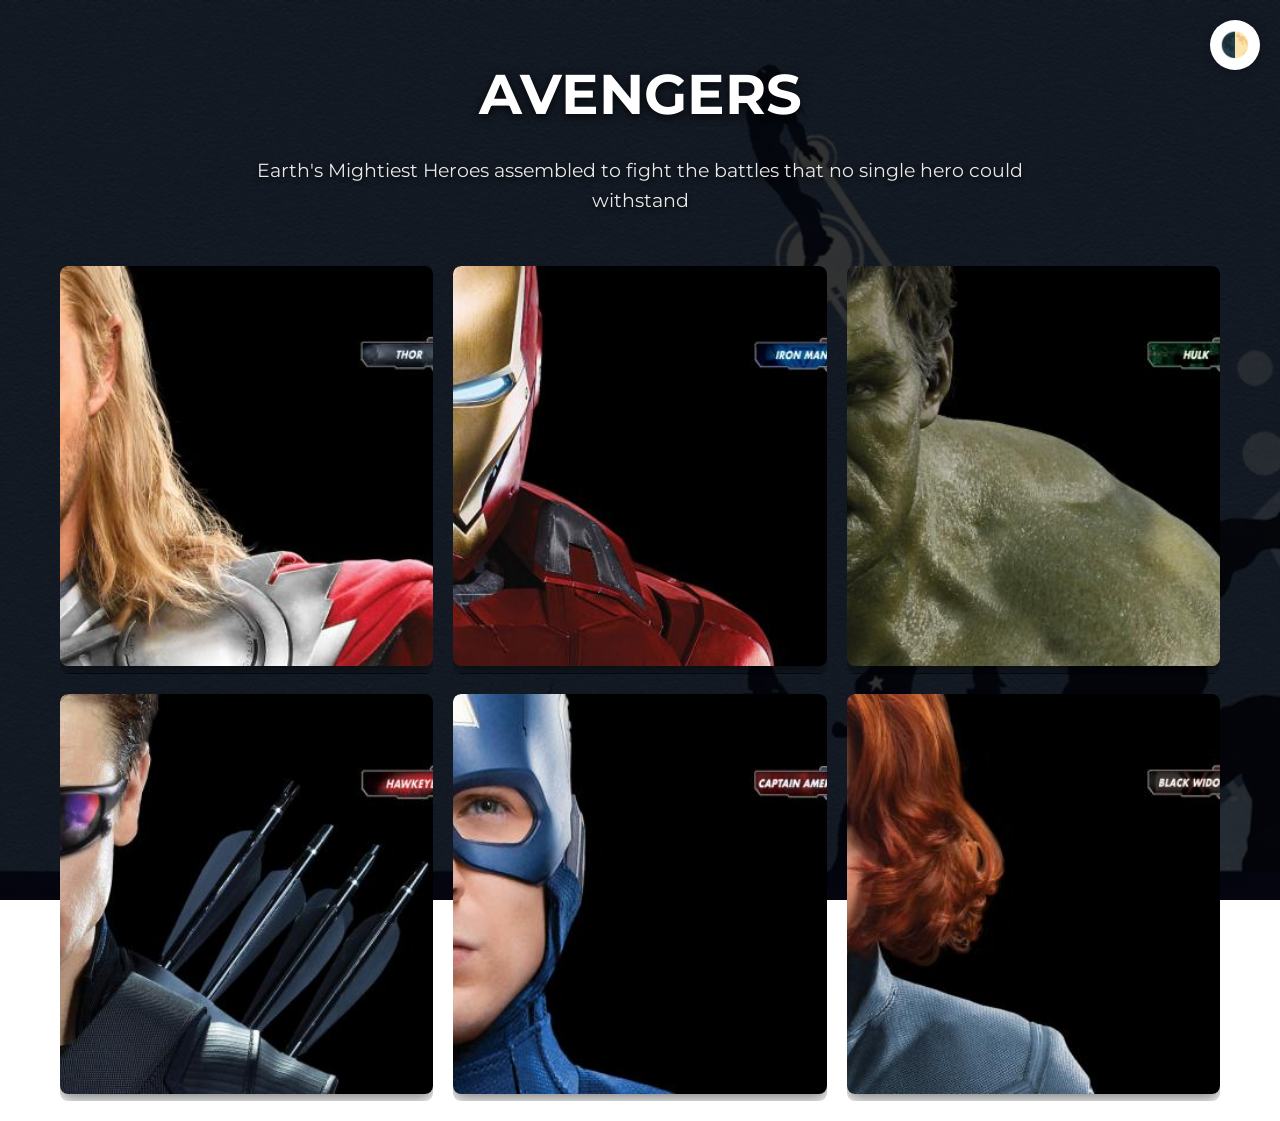
<file: index.html>
<!DOCTYPE html>
<html lang="en">
<head>
    <meta charset="UTF-8">
    <meta name="viewport" content="width=device-width, initial-scale=1.0">
    <title>Avengers Gallery</title>
    <link rel="stylesheet" href="style.css">
    <link href="https://fonts.googleapis.com/css2?family=Montserrat:wght@400;600;700&display=swap" rel="stylesheet">
    <script src="script.js" defer></script>
</head>
<body>
    <div class="hero-content">
        <h1 style="text-align: center; padding: 50px 0 15px; font-size: 3.5rem; font-weight: 700; text-shadow: 0 2px 10px rgba(0, 0, 0, 0.8);">AVENGERS</h1>
        <p style="text-align: center; padding-bottom: 30px; max-width: 800px; margin: 0 auto; opacity: 0.9; font-size: 1.2rem; text-shadow: 0 2px 5px rgba(0, 0, 0, 0.8);">Earth's Mightiest Heroes assembled to fight the battles that no single hero could withstand</p>
    </div>
    
    <div class="Gallery">
       <a href="avenger-1.html"><img src="images/avengers_01.jpg" alt="Thor"></a>
       <a href="avenger-2.html"><img src="images/avengers_02.jpg" alt="Hulk"></a>
       <a href="avenger-3.html"><img src="images/avengers_03.jpg" alt="Captain America"></a>
       <a href="avenger-4.html"><img src="images/avengers_04.jpg" alt="Hawkeye"></a>
       <a href="avenger-5.html"><img src="images/avengers_05.jpg" alt="Iron Man"></a>
       <a href="avenger-6.html"><img src="images/avengers_06.jpg" alt="Black Widow"></a>
    </div>
</body>
</html>
</file>
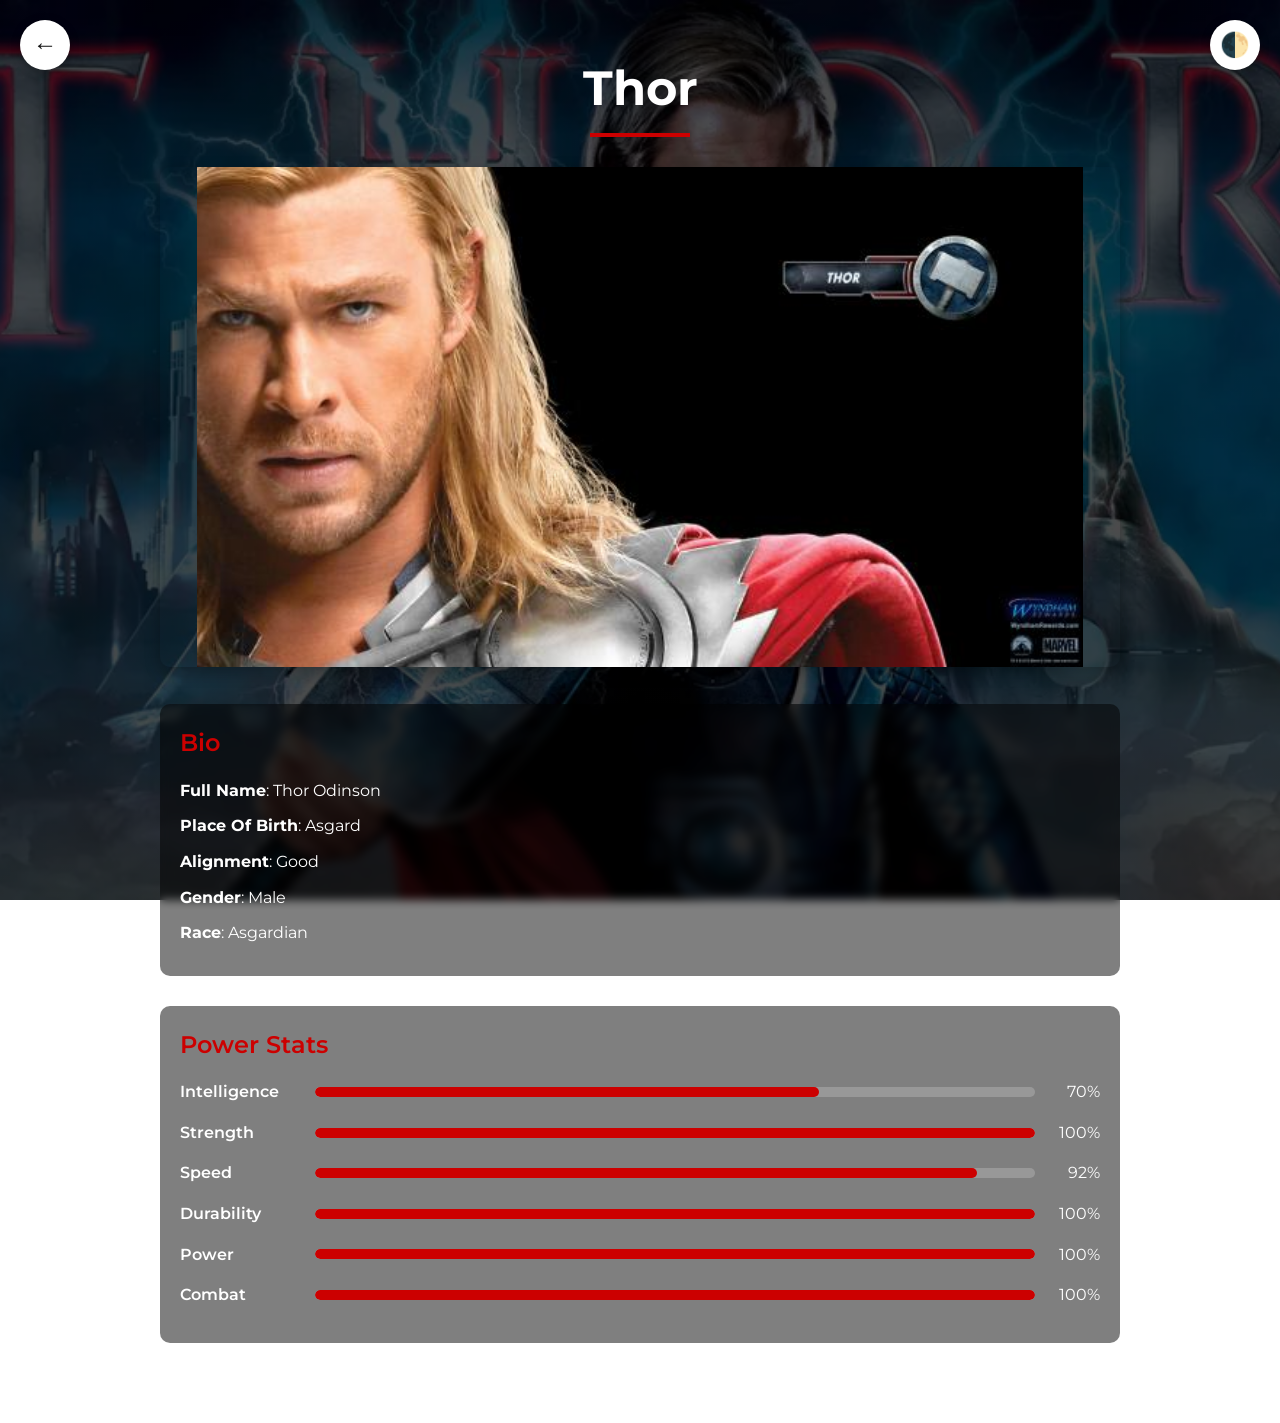
<file: avenger-1.html>
<!DOCTYPE html>
<html lang="en">
<head>
    <meta charset="UTF-8">
    <meta name="viewport" content="width=device-width, initial-scale=1.0">
    <title>Thor | Avengers</title>
    <link rel="stylesheet" href="style.css">
    <link href="https://fonts.googleapis.com/css2?family=Montserrat:wght@400;600;700&display=swap" rel="stylesheet">
    <script src="script.js" defer></script>
</head>
<body class="avenger-1">
    <div class="hero-page">
        <div class="hero-header">
            <h2>Thor</h2>
        </div>
        
        <div class="gallery">
            <img src="images/avengers_01.jpg" alt="Thor">
        </div>
        
        <div class="bio-section">
            <h4>Bio</h4>
            <p><b>Full Name</b>: Thor Odinson</p>
            <p><b>Place Of Birth</b>: Asgard</p>
            <p><b>Alignment</b>: Good</p>
            <p><b>Gender</b>: Male</p>
            <p><b>Race</b>: Asgardian</p>
        </div>
        
        <div class="stats-section">
            <h4>Power Stats</h4>
            <p><b>Intelligence</b>: 70%</p>
            <p><b>Strength</b>: 100%</p>
            <p><b>Speed</b>: 92%</p>
            <p><b>Durability</b>: 100%</p>
            <p><b>Power</b>: 100%</p>
            <p><b>Combat</b>: 100%</p>
        </div>
    </div>
</body>
</html>
</file>
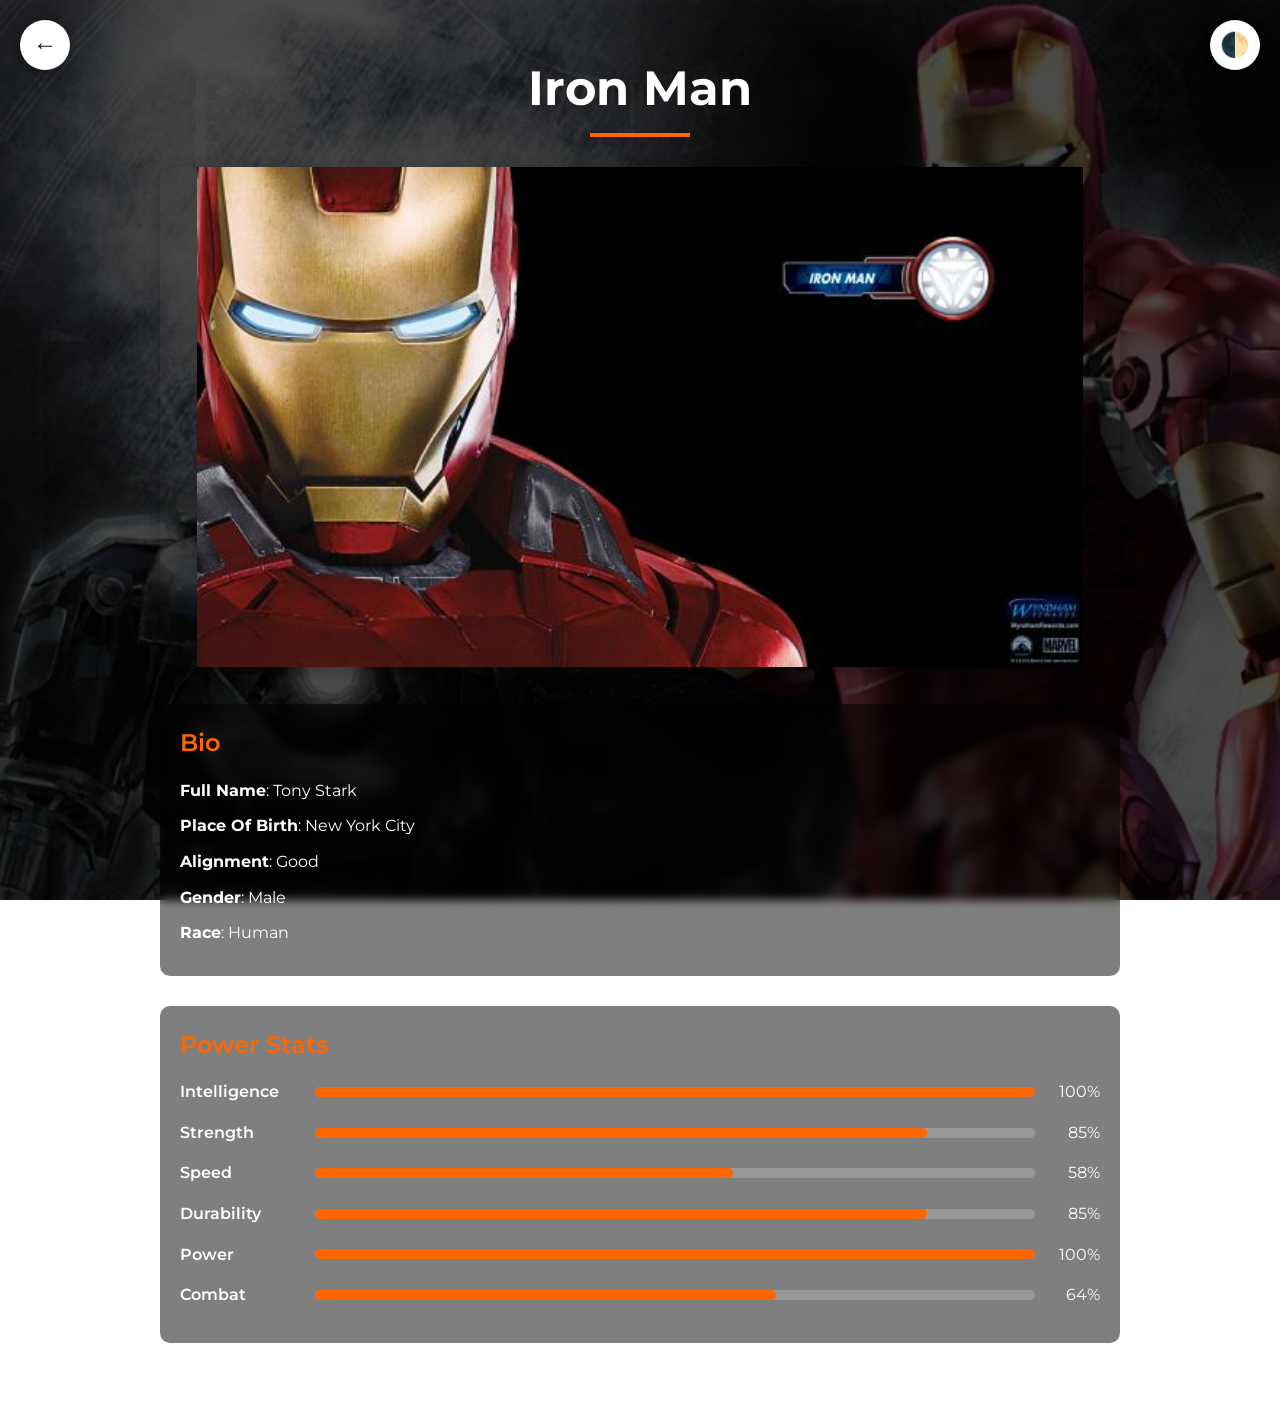
<file: avenger-2.html>
<!DOCTYPE html>
<html lang="en">
<head>
    <meta charset="UTF-8">
    <meta name="viewport" content="width=device-width, initial-scale=1.0">
    <title>Iron Man | Avengers</title>
    <link rel="stylesheet" href="style.css">
    <link href="https://fonts.googleapis.com/css2?family=Montserrat:wght@400;600;700&display=swap" rel="stylesheet">
    <script src="script.js" defer></script>
</head>
<body class="avenger-2">
    <div class="hero-page">
        <div class="hero-header">
            <h2>Iron Man</h2>
        </div>
        
        <div class="gallery">
            <img src="images/avengers_02.jpg" alt="Iron Man">
        </div>
        
        <div class="bio-section">
            <h4>Bio</h4>
            <p><b>Full Name</b>: Tony Stark</p>
            <p><b>Place Of Birth</b>: New York City</p>
            <p><b>Alignment</b>: Good</p>
            <p><b>Gender</b>: Male</p>
            <p><b>Race</b>: Human</p>
        </div>
        
        <div class="stats-section">
            <h4>Power Stats</h4>
            <p><b>Intelligence</b>: 100%</p>
            <p><b>Strength</b>: 85%</p>
            <p><b>Speed</b>: 58%</p>
            <p><b>Durability</b>: 85%</p>
            <p><b>Power</b>: 100%</p>
            <p><b>Combat</b>: 64%</p>
        </div>
    </div>
</body>
</html>
</file>
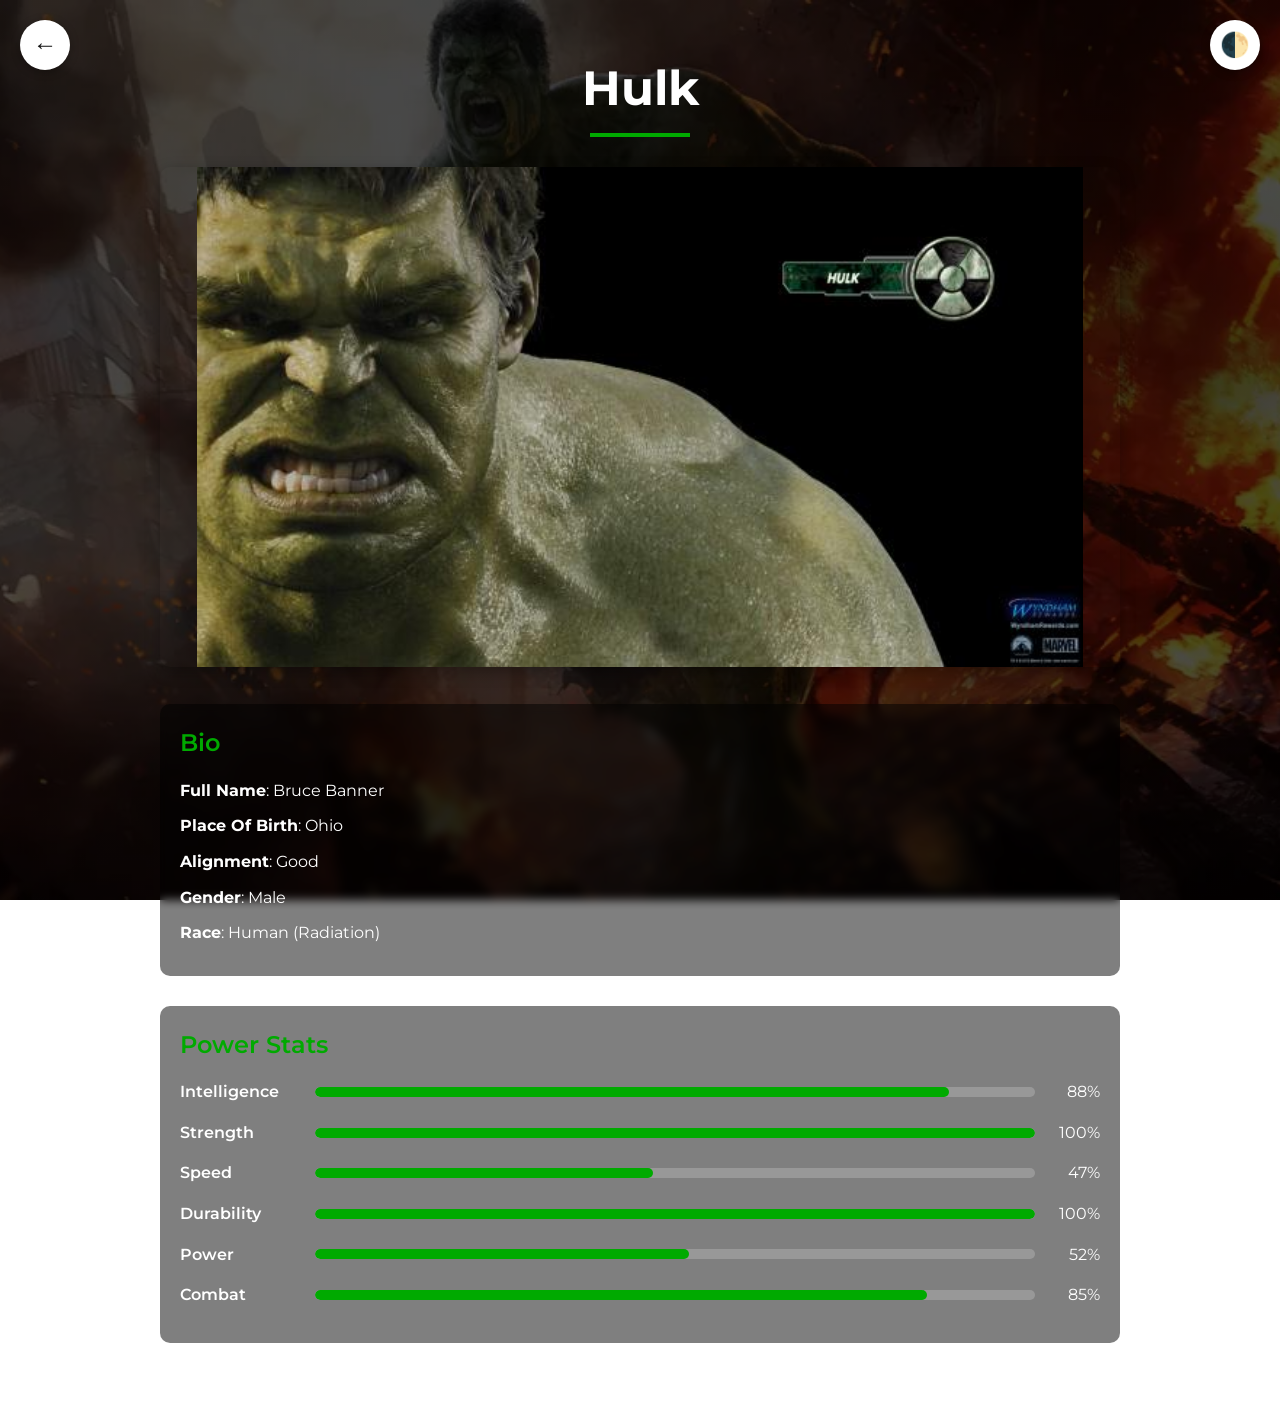
<file: avenger-3.html>
<!DOCTYPE html>
<html lang="en">
<head>
    <meta charset="UTF-8">
    <meta name="viewport" content="width=device-width, initial-scale=1.0">
    <title>Hulk | Avengers</title>
    <link rel="stylesheet" href="style.css">
    <link href="https://fonts.googleapis.com/css2?family=Montserrat:wght@400;600;700&display=swap" rel="stylesheet">
    <script src="script.js" defer></script>
</head>
<body class="avenger-3">
    <div class="hero-page">
        <div class="hero-header">
            <h2>Hulk</h2>
        </div>
        
        <div class="gallery">
            <img src="images/avengers_03.jpg" alt="Hulk">
        </div>
        
        <div class="bio-section">
            <h4>Bio</h4>
            <p><b>Full Name</b>: Bruce Banner</p>
            <p><b>Place Of Birth</b>: Ohio</p>
            <p><b>Alignment</b>: Good</p>
            <p><b>Gender</b>: Male</p>
            <p><b>Race</b>: Human (Radiation)</p>
        </div>
        
        <div class="stats-section">
            <h4>Power Stats</h4>
            <p><b>Intelligence</b>: 88%</p>
            <p><b>Strength</b>: 100%</p>
            <p><b>Speed</b>: 47%</p>
            <p><b>Durability</b>: 100%</p>
            <p><b>Power</b>: 52%</p>
            <p><b>Combat</b>: 85%</p>
        </div>
    </div>
</body>
</html>
</file>
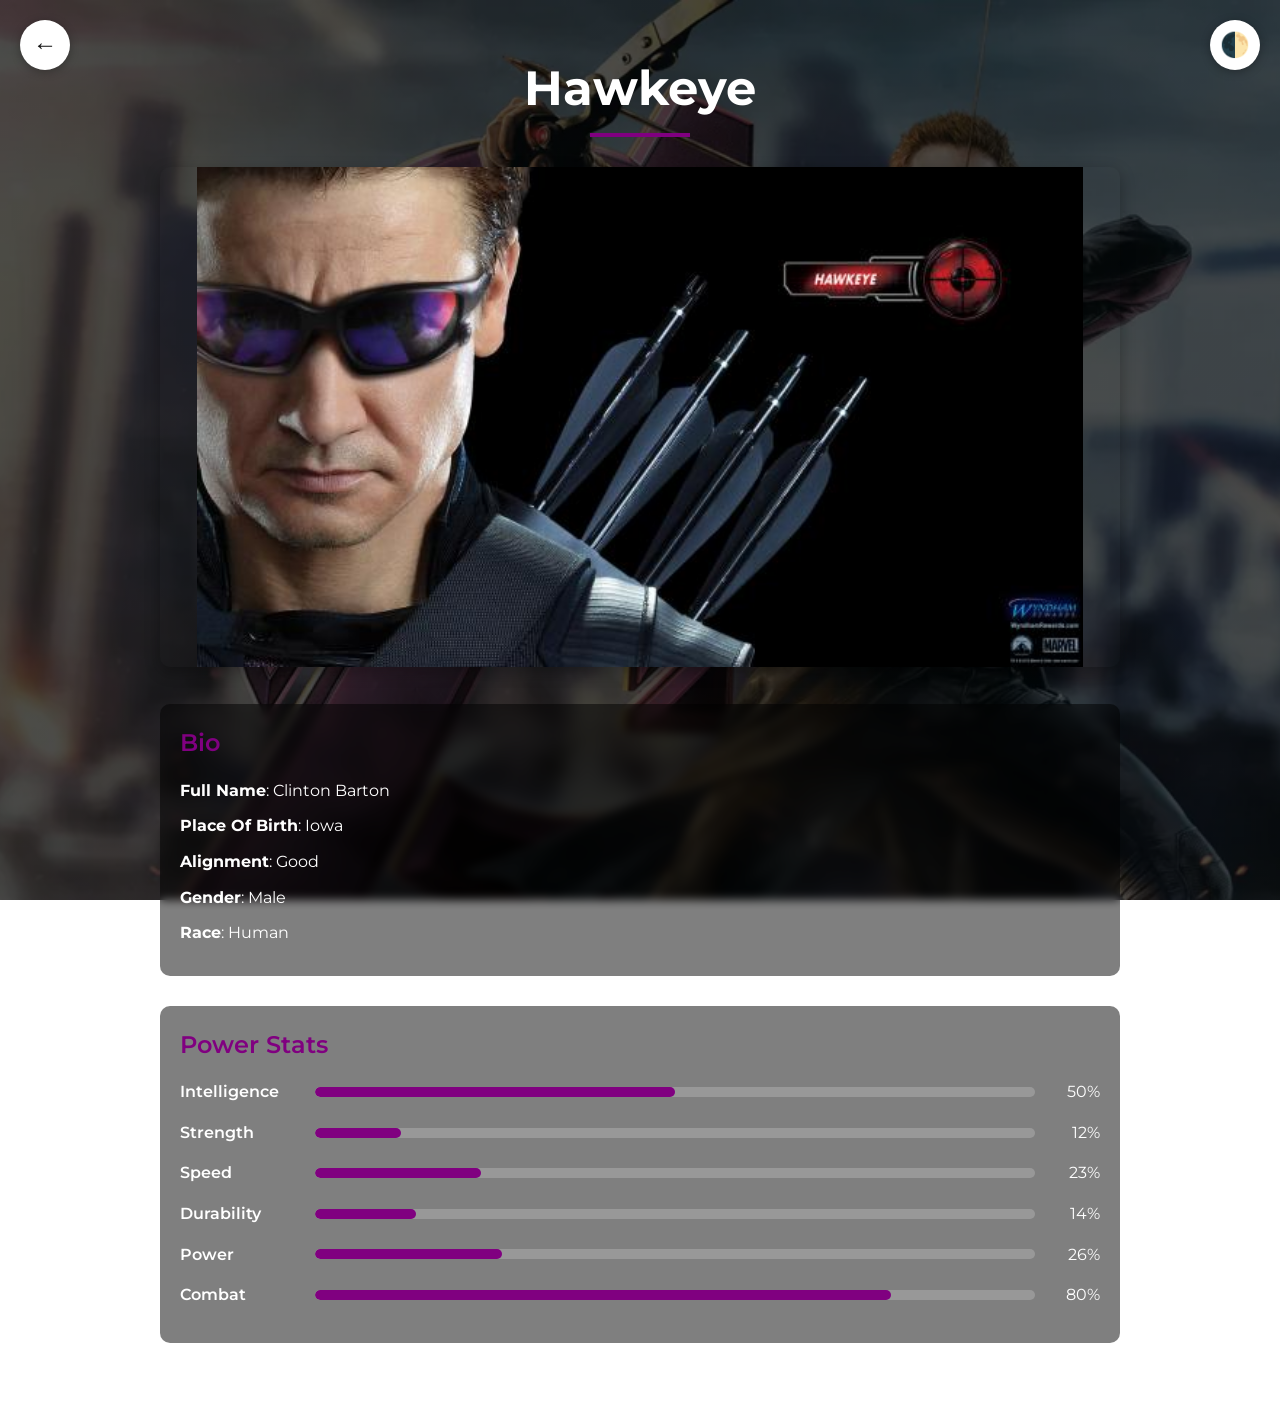
<file: avenger-4.html>
<!DOCTYPE html>
<html lang="en">
<head>
    <meta charset="UTF-8">
    <meta name="viewport" content="width=device-width, initial-scale=1.0">
    <title>Hawkeye | Avengers</title>
    <link rel="stylesheet" href="style.css">
    <link href="https://fonts.googleapis.com/css2?family=Montserrat:wght@400;600;700&display=swap" rel="stylesheet">
    <script src="script.js" defer></script>
</head>
<body class="avenger-4">
    <div class="hero-page">
        <div class="hero-header">
            <h2>Hawkeye</h2>
        </div>
        
        <div class="gallery">
            <img src="images/avengers_04.jpg" alt="Hawkeye">
        </div>
        
        <div class="bio-section">
            <h4>Bio</h4>
            <p><b>Full Name</b>: Clinton Barton</p>
            <p><b>Place Of Birth</b>: Iowa</p>
            <p><b>Alignment</b>: Good</p>
            <p><b>Gender</b>: Male</p>
            <p><b>Race</b>: Human</p>
        </div>
        
        <div class="stats-section">
            <h4>Power Stats</h4>
            <p><b>Intelligence</b>: 50%</p>
            <p><b>Strength</b>: 12%</p>
            <p><b>Speed</b>: 23%</p>
            <p><b>Durability</b>: 14%</p>
            <p><b>Power</b>: 26%</p>
            <p><b>Combat</b>: 80%</p>
        </div>
    </div>
</body>
</html>
</file>
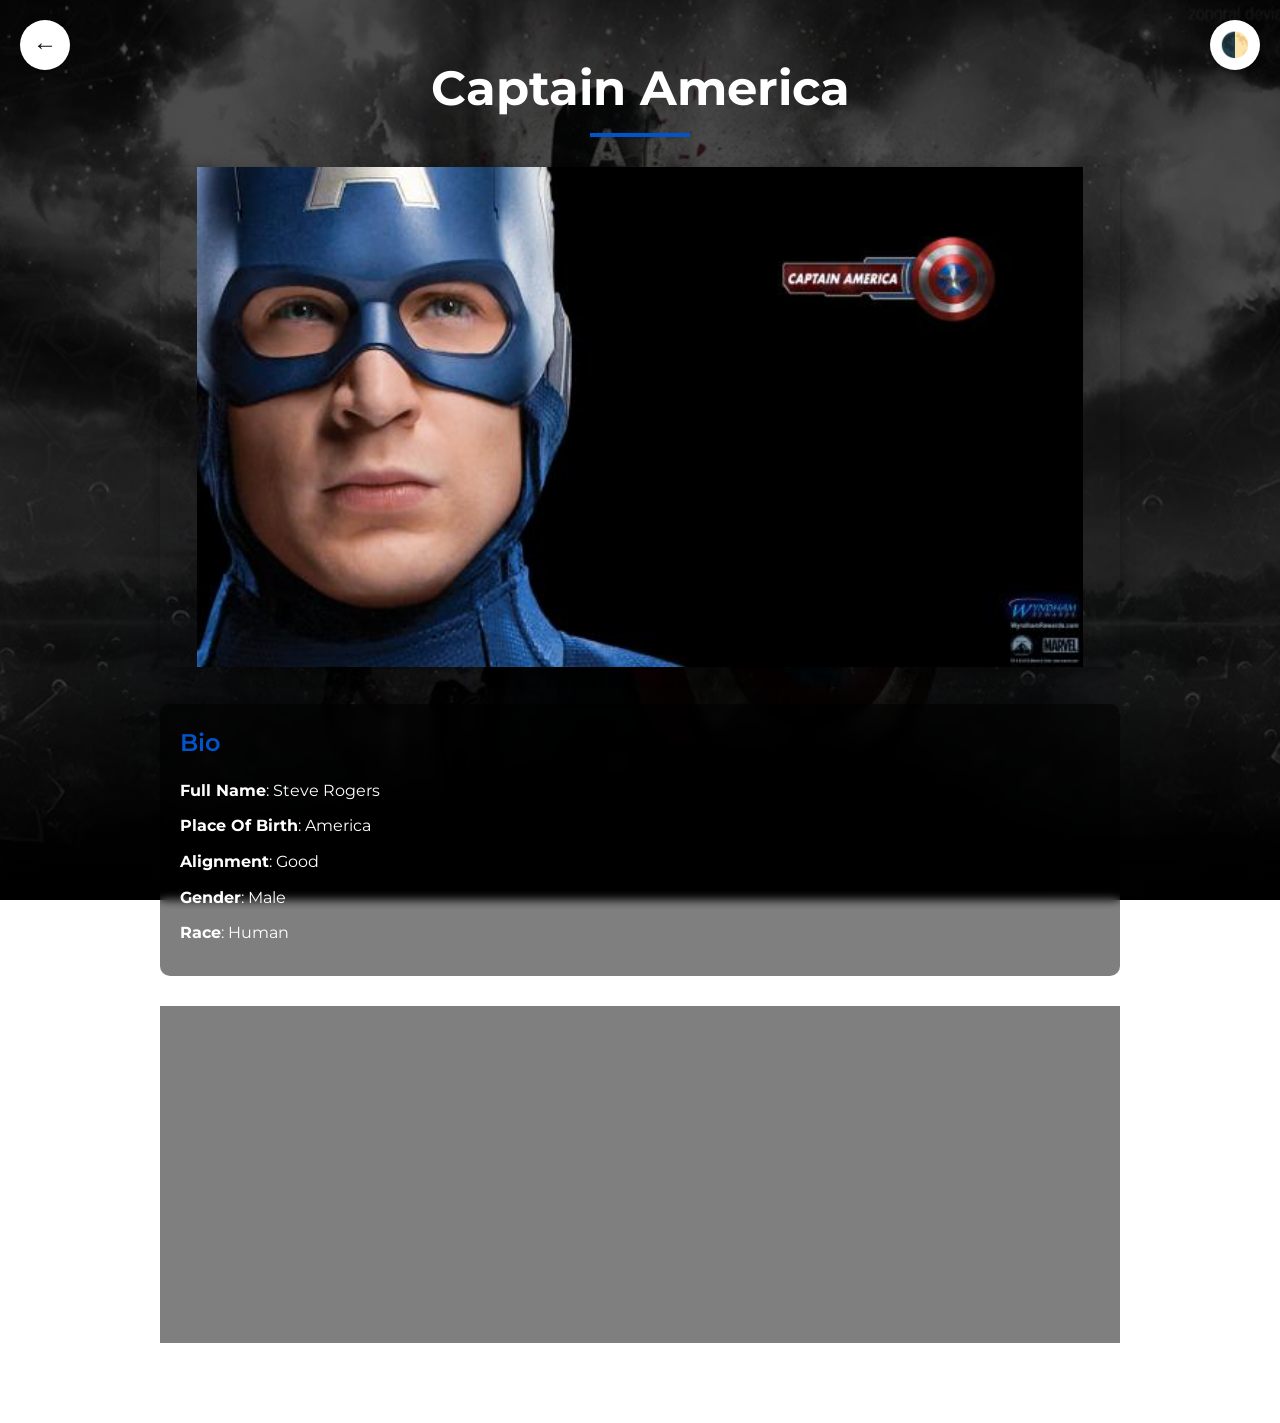
<file: avenger-5.html>
<!DOCTYPE html>
<html lang="en">
<head>
    <meta charset="UTF-8">
    <meta name="viewport" content="width=device-width, initial-scale=1.0">
    <title>Captain America | Avengers</title>
    <link rel="stylesheet" href="style.css">
    <link href="https://fonts.googleapis.com/css2?family=Montserrat:wght@400;600;700&display=swap" rel="stylesheet">
    <script src="script.js" defer></script>
</head>
<body class="avenger-5">
    <div class="hero-page">
        <div class="hero-header">
            <h2>Captain America</h2>
        </div>
        
        <div class="gallery">
            <img src="images/avengers_05.jpg" alt="Captain America">
        </div>
        
        <div class="bio-section">
            <h4>Bio</h4>
            <p><b>Full Name</b>: Steve Rogers</p>
            <p><b>Place Of Birth</b>: America</p>
            <p><b>Alignment</b>: Good</p>
            <p><b>Gender</b>: Male</p>
            <p><b>Race</b>: Human</p>
        </div>
        
        <div class="stats-section">
            <h4>Power Stats</h4>
            <p><b>Intelligence</b>: 63%</p>
            <p><b>Strength</b>: 19%</p>
            <p><b>Speed</b>: 35%</p>
            <p><b>Durability</b>: 56%</p>
            <p><b>Power</b>: 55%</p>
            <p><b>Combat</b>: 100%</p>
        </div>
    </div>
</body>
</html>
</file>
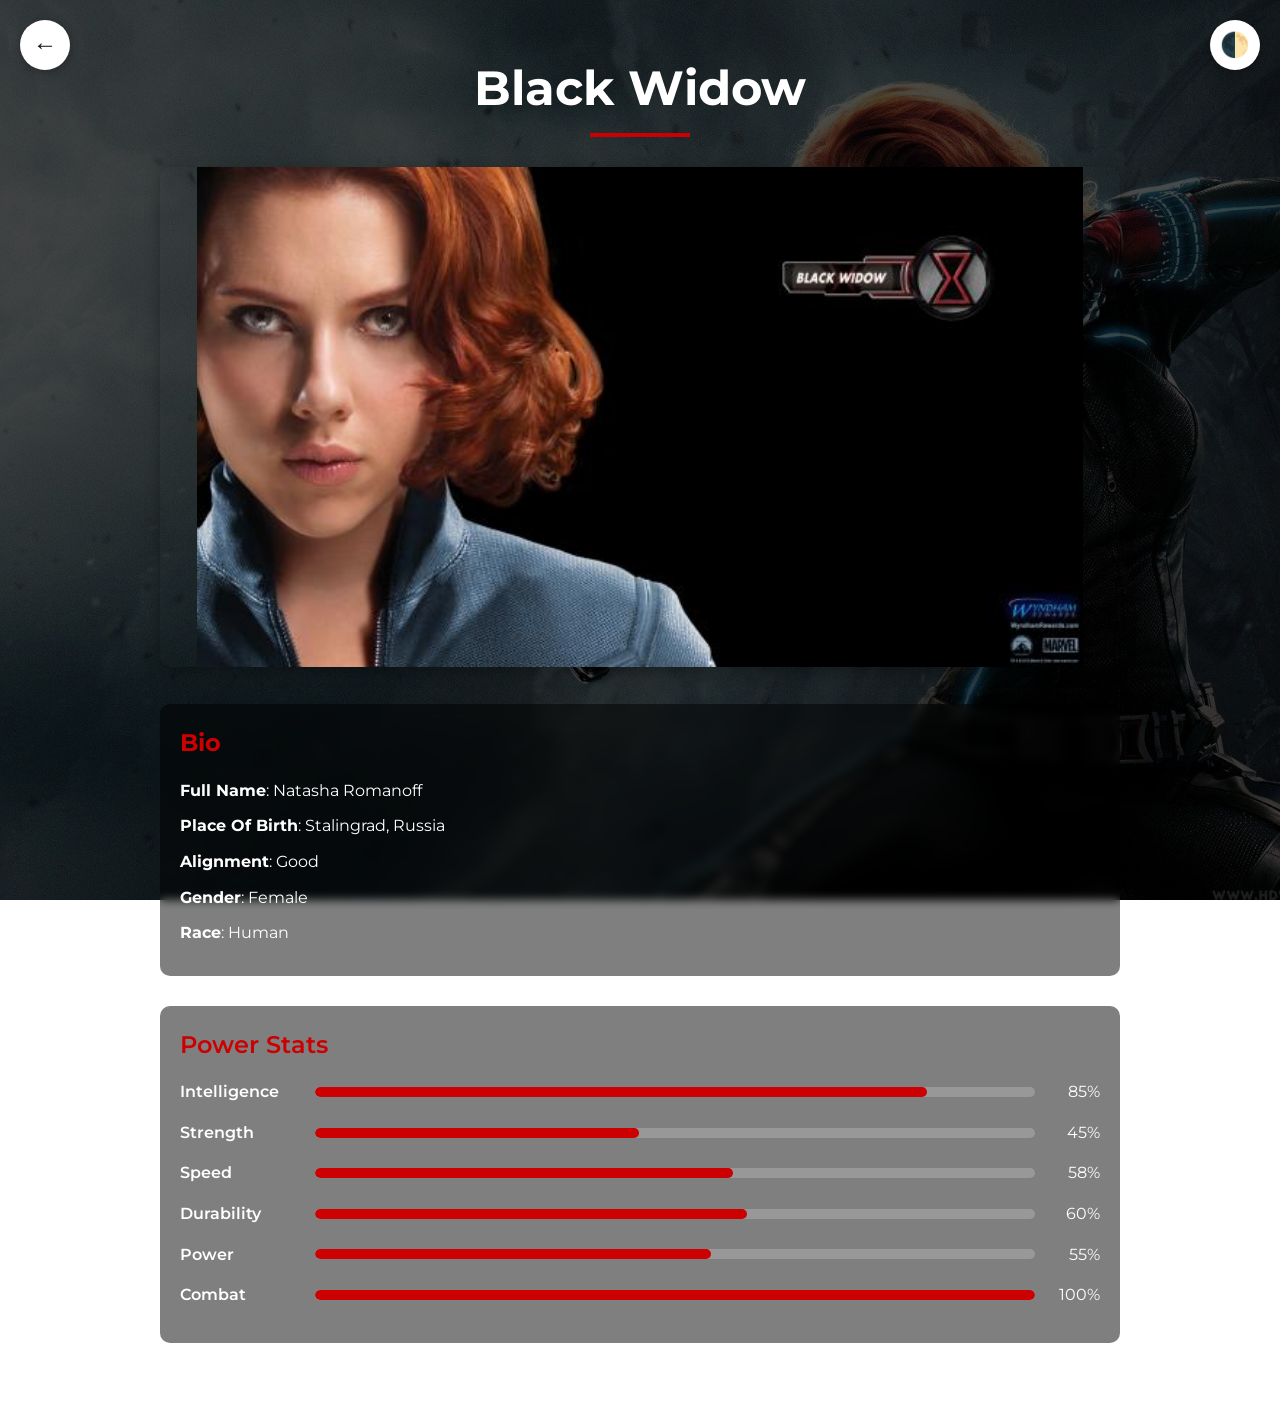
<file: avenger-6.html>
<!DOCTYPE html>
<html lang="en">
<head>
    <meta charset="UTF-8">
    <meta name="viewport" content="width=device-width, initial-scale=1.0">
    <title>Black Widow | Avengers</title>
    <link rel="stylesheet" href="style.css">
    <link href="https://fonts.googleapis.com/css2?family=Montserrat:wght@400;600;700&display=swap" rel="stylesheet">
    <script src="script.js" defer></script>
</head>
<body class="avenger-6">
    <div class="hero-page">
        <div class="hero-header">
            <h2><b>Black Widow</b></h2>
        </div>
        
        <div class="gallery">
            <img src="images/avengers_06.jpg" alt="Black Widow">
        </div>
        
        <div class="bio-section">
            <h4><b>Bio</b></h4>
            <p><b>Full Name</b>: Natasha Romanoff</p>
            <p><b>Place Of Birth</b>: Stalingrad, Russia</p>
            <p><b>Alignment</b>: Good</p>
            <p><b>Gender</b>: Female</p>
            <p><b>Race</b>: Human</p>
        </div>
        
        <div class="stats-section">
            <h4>Power Stats</h4>
            <p><b>Intelligence</b>: 85%</p>
            <p><b>Strength</b>: 45%</p>
            <p><b>Speed</b>: 58%</p>
            <p><b>Durability</b>: 60%</p>
            <p><b>Power</b>: 55%</p>
            <p><b>Combat</b>: 100%</p>
        </div>
    </div>
</body>
</html>
</file>
<file: style.css>
/* Base styles */
:root {
    /* Hero colors */
    --avenger-1-color: #cc0000; /* Thor - Red */
    --avenger-2-color: #ff6600; /* Iron Man - Orange */
    --avenger-3-color: #00aa00; /* Hulk - Green */
    --avenger-4-color: #800080; /* Hawkeye - Purple */
    --avenger-5-color: #0055cc; /* Captain America - Blue */
    --avenger-6-color: #cc0000; /* Black Widow - Red */
    --hero-color: #333333;
}

* {
    margin: 0;
    padding: 0;
    box-sizing: border-box;
}

body {
    font-family: 'Montserrat', sans-serif;
    background-color: #131313;
    color: #ffffff;
    line-height: 1.6;
    transition: background-color 0.3s, color 0.3s;
    min-height: 100vh;
    position: relative;
}

/* Light mode styles */
body.light-mode {
    background-color: #f0f0f0;
    color: #333333;
}

body.light-mode .Gallery a img {
    box-shadow: 0 5px 15px rgba(0, 0, 0, 0.2);
}

body.light-mode .mode-toggle {
    background-color: #333333;
    color: #f0f0f0;
}

body.light-mode .back-button {
    background-color: #333333;
    color: #f0f0f0;
}

/* Gallery styles */
.Gallery {
    display: grid;
    grid-template-columns: repeat(auto-fill, minmax(300px, 1fr));
    gap: 20px;
    padding: 20px;
    max-width: 1200px;
    margin: 0 auto;
}

.Gallery a {
    position: relative;
    display: block;
    overflow: hidden;
    border-radius: 8px;
    transition: transform 0.3s;
}

.Gallery a img {
    width: 100%;
    height: 400px;
    object-fit: cover;
    transition: transform 0.5s;
    border-radius: 8px;
    box-shadow: 0 5px 15px rgba(0, 0, 0, 0.5);
}

.Gallery a:hover img {
    transform: scale(1.05);
}

/* Hero data attribute for hover effect */
.Gallery a::after {
    content: attr(data-hero);
    position: absolute;
    bottom: 0;
    left: 0;
    width: 100%;
    background: rgba(0, 0, 0, 0.7);
    color: #ffffff;
    padding: 15px;
    transform: translateY(100%);
    transition: transform 0.3s;
    font-weight: 600;
    font-size: 1.1rem;
}

.Gallery a:hover::after {
    transform: translateY(0);
}

/* Mode toggle button */
.mode-toggle {
    position: fixed;
    top: 20px;
    right: 20px;
    width: 50px;
    height: 50px;
    border-radius: 50%;
    background-color: #ffffff;
    color: #131313;
    border: none;
    font-size: 1.5rem;
    cursor: pointer;
    box-shadow: 0 2px 10px rgba(0, 0, 0, 0.3);
    z-index: 100;
    display: flex;
    align-items: center;
    justify-content: center;
    transition: background-color 0.3s, color 0.3s;
}

.mode-toggle:hover {
    transform: scale(1.1);
}

/* Back button */
.back-button {
    position: fixed;
    top: 20px;
    left: 20px;
    width: 50px;
    height: 50px;
    border-radius: 50%;
    background-color: #ffffff;
    color: #131313;
    border: none;
    font-size: 1.5rem;
    cursor: pointer;
    box-shadow: 0 2px 10px rgba(0, 0, 0, 0.3);
    z-index: 100;
    display: flex;
    align-items: center;
    justify-content: center;
    transition: background-color 0.3s, transform 0.3s;
}

.back-button:hover {
    transform: scale(1.1);
}

/* Hero page styles */
.hero-page {
    max-width: 1000px;
    margin: 0 auto;
    padding: 50px 20px;
}

.hero-header {
    text-align: center;
    margin-bottom: 30px;
}

.hero-header h2 {
    font-size: 3rem;
    font-weight: 700;
    position: relative;
    display: inline-block;
    padding-bottom: 10px;
}

.hero-header h2::after {
    content: '';
    position: absolute;
    bottom: 0;
    left: 50%;
    transform: translateX(-50%);
    width: 100px;
    height: 4px;
    background-color: var(--hero-color);
}

.gallery img {
    width: 100%;
    height: auto;
    max-height: 500px;
    object-fit: contain;
    border-radius: 10px;
    margin-bottom: 30px;
    box-shadow: 0 5px 15px rgba(0, 0, 0, 0.3);
}

.bio-section, .stats-section {
    margin-bottom: 30px;
    background-color: rgba(0, 0, 0, 0.5);
    padding: 20px;
    border-radius: 10px;
    backdrop-filter: blur(5px);
}

.bio-section h4, .stats-section h4 {
    font-size: 1.5rem;
    margin-bottom: 15px;
    color: var(--hero-color);
    font-weight: 600;
}

.bio-section p, .stats-section p {
    margin-bottom: 10px;
}

/* Power stat styles */
.stat-container {
    display: flex;
    align-items: center;
    margin-bottom: 15px;
}

.stat-label {
    width: 120px;
    font-weight: 600;
}

.stat-bar {
    flex-grow: 1;
    height: 10px;
    background-color: rgba(255, 255, 255, 0.2);
    border-radius: 5px;
    margin: 0 15px;
    overflow: hidden;
}

.stat-fill {
    height: 100%;
    width: 0; /* Initial width, will be animated */
    background-color: var(--hero-color);
    border-radius: 5px;
    transition: width 1s ease-out;
}

.stat-value {
    width: 50px;
    text-align: right;
}

/* Hero specific background and styling */
body.avenger-1 {
    background: linear-gradient(rgba(0, 0, 0, 0.7), rgba(0, 0, 0, 0.7)), url('images/thor-bg.jpg');
    background-size: cover;
    background-position: center;
    background-attachment: fixed;
}

body.avenger-2 {
    background: linear-gradient(rgba(0, 0, 0, 0.7), rgba(0, 0, 0, 0.7)), url('images/ironman-bg.jpg');
    background-size: cover;
    background-position: center;
    background-attachment: fixed;
}

body.avenger-3 {
    background: linear-gradient(rgba(0, 0, 0, 0.7), rgba(0, 0, 0, 0.7)), url('images/hulk-bg.webp');
    background-size: cover;
    background-position: center;
    background-attachment: fixed;
}

body.avenger-4 {
    background: linear-gradient(rgba(0, 0, 0, 0.7), rgba(0, 0, 0, 0.7)), url('images/hawkeye-bg.jpg');
    background-size: cover;
    background-position: center;
    background-attachment: fixed;
}

body.avenger-5 {
    background: linear-gradient(rgba(0, 0, 0, 0.7), rgba(0, 0, 0, 0.7)), url('images/captain-bg.jpg');
    background-size: cover;
    background-position: center;
    background-attachment: fixed;
}

body.avenger-6 {
    background: linear-gradient(rgba(0, 0, 0, 0.7), rgba(0, 0, 0, 0.7)), url('images/blackwidow-bg.jpg');
    background-size: cover;
    background-position: center;
    background-attachment: fixed;
}

/* Responsive styles */
@media (max-width: 768px) {
    .Gallery {
        grid-template-columns: repeat(auto-fill, minmax(200px, 1fr));
    }
    
    .Gallery a img {
        height: 300px;
    }
    
    .hero-header h2 {
        font-size: 2rem;
    }
    
    .bio-section, .stats-section {
        padding: 15px;
    }
}

/* Add a cool index page background */
body:not([class*="avenger-"]) {
    background: linear-gradient(rgba(0, 0, 0, 0.8), rgba(0, 0, 0, 0.8)), url('images/avengers-team-bg.jpg');
    background-size: cover;
    background-position: center;
    background-attachment: fixed;
}
</file>
